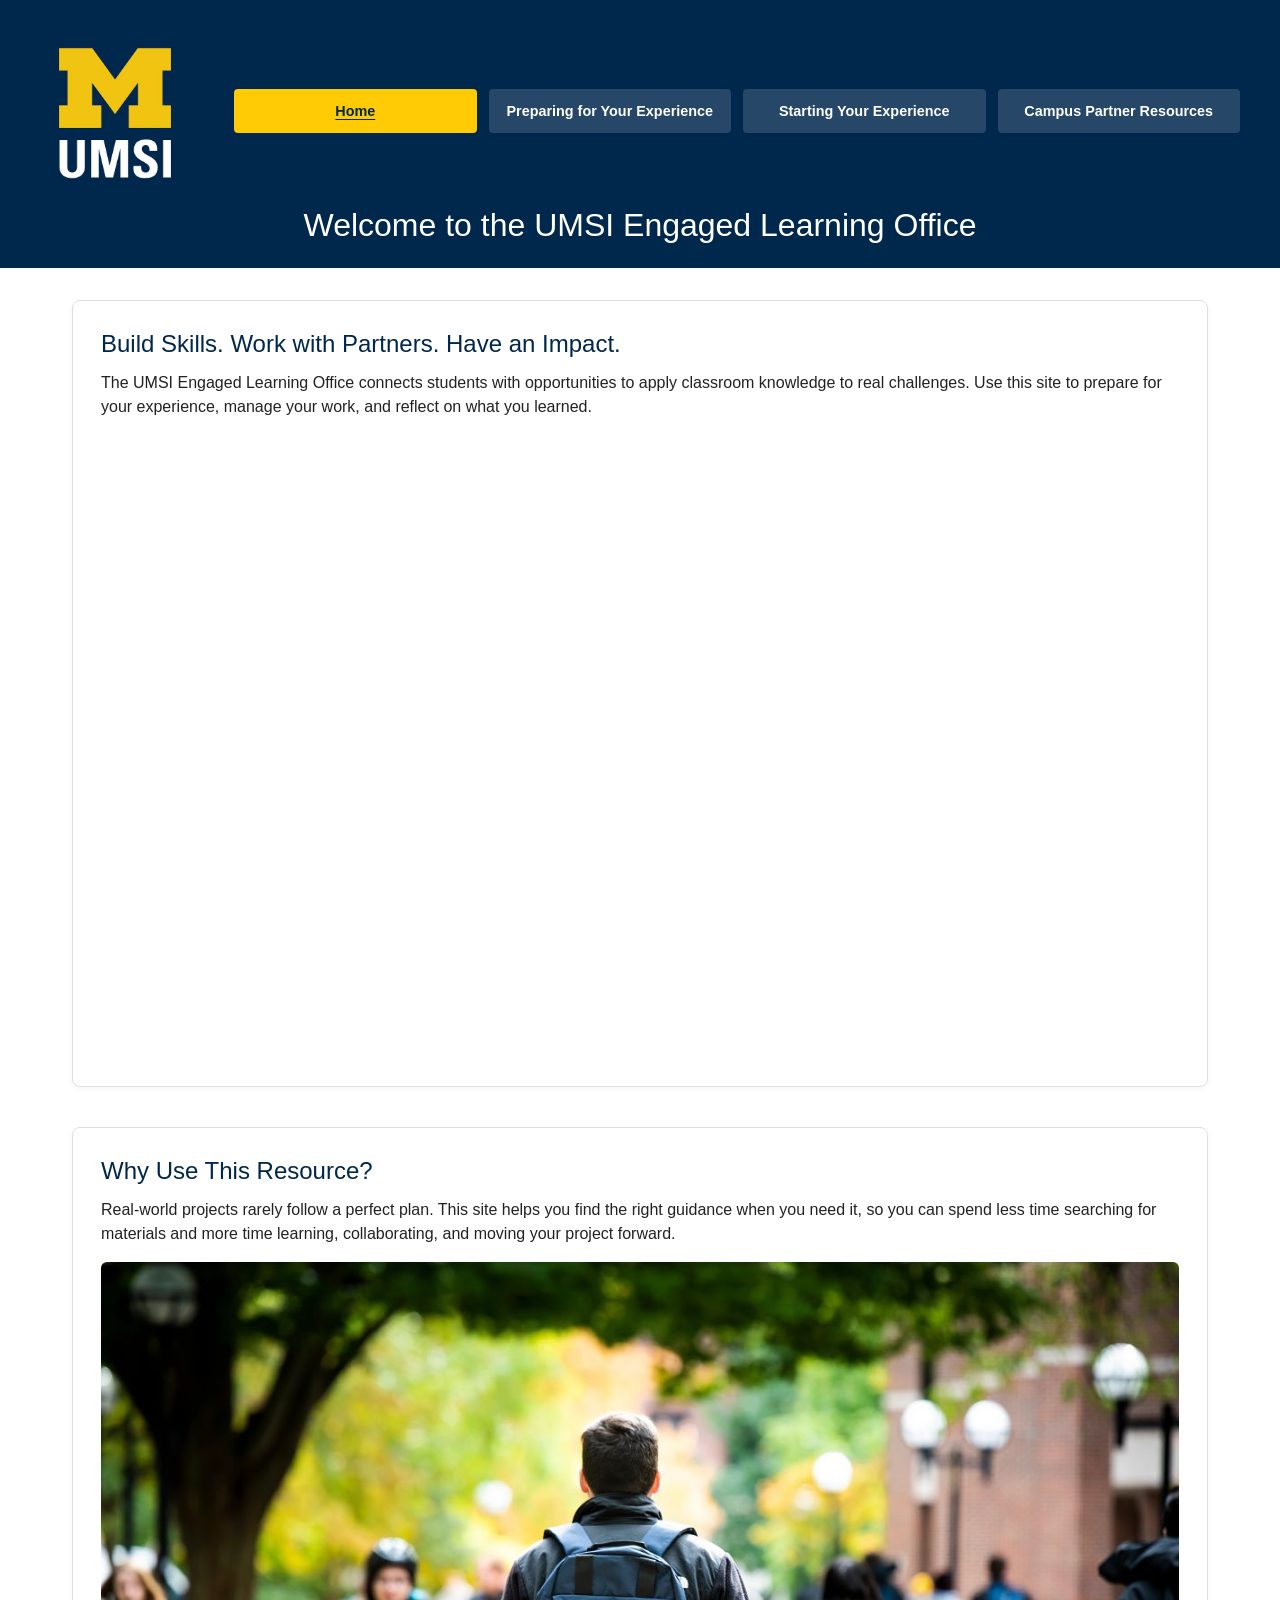
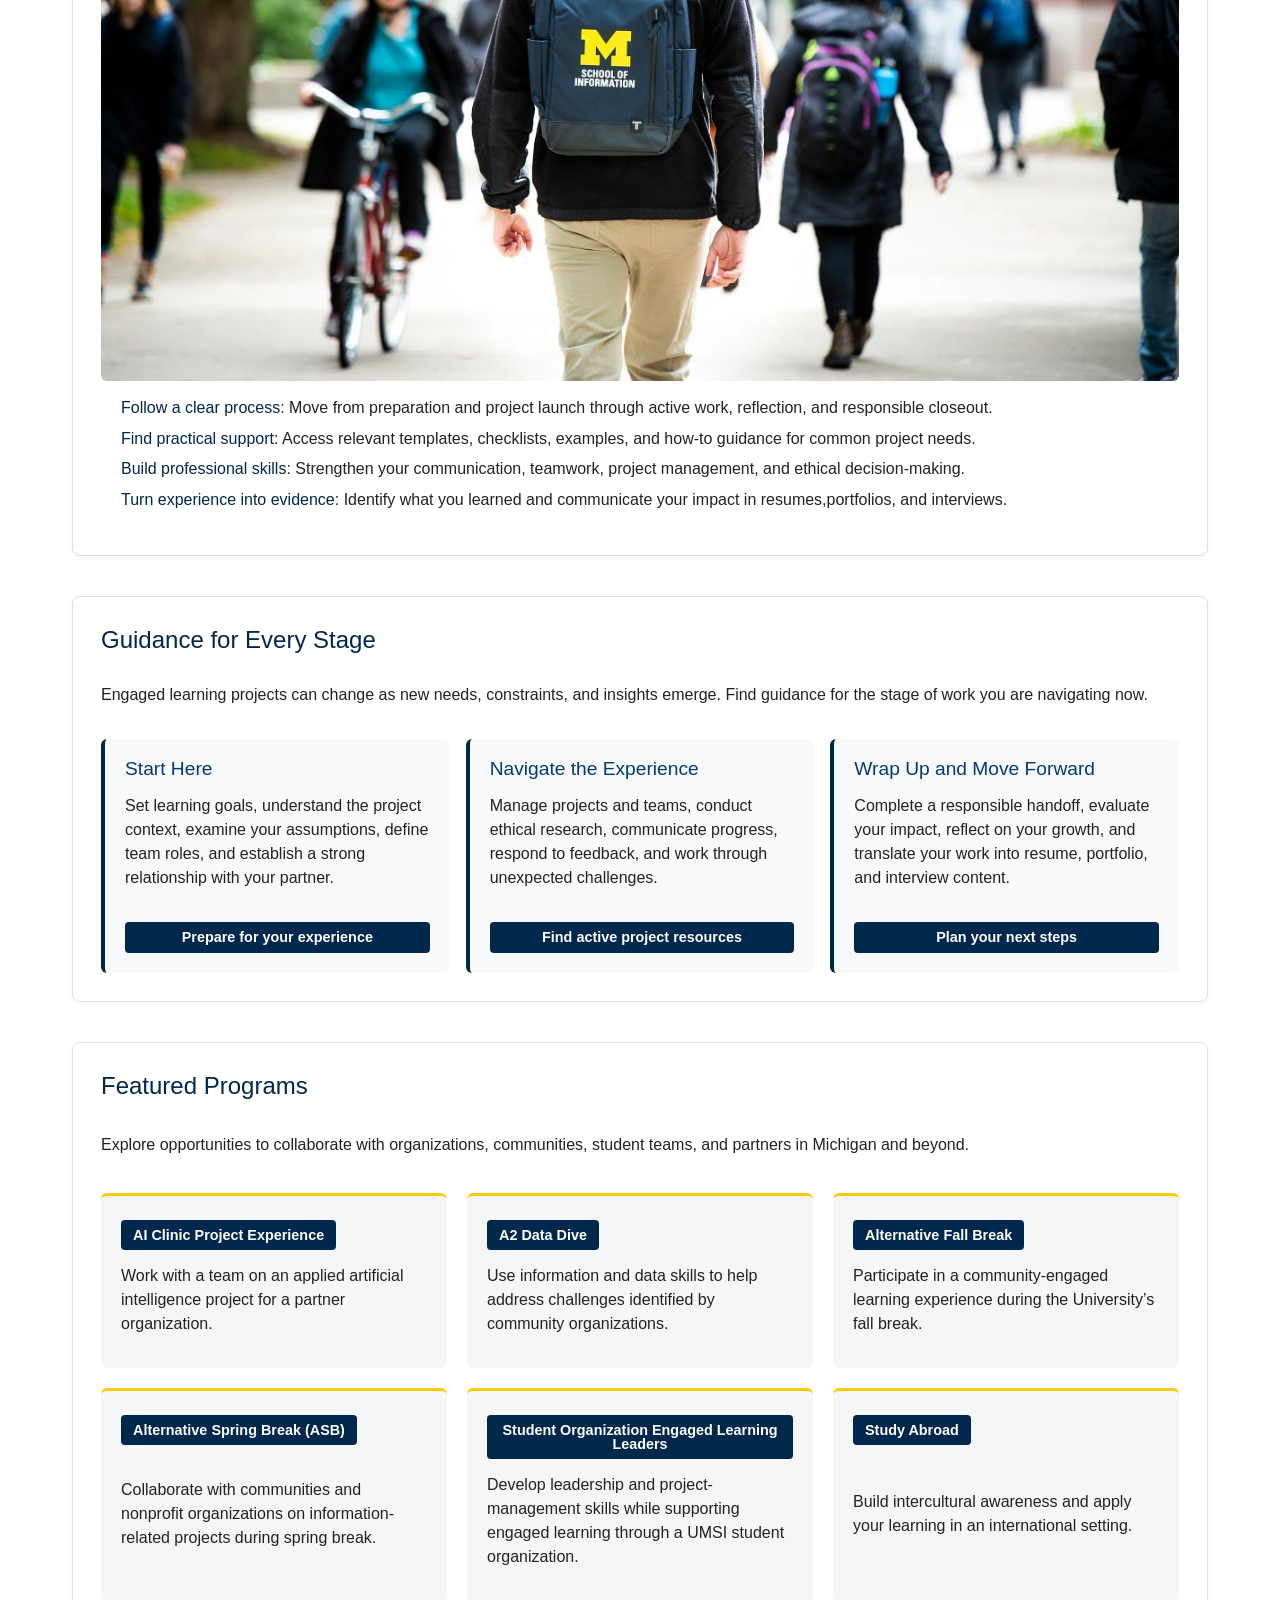
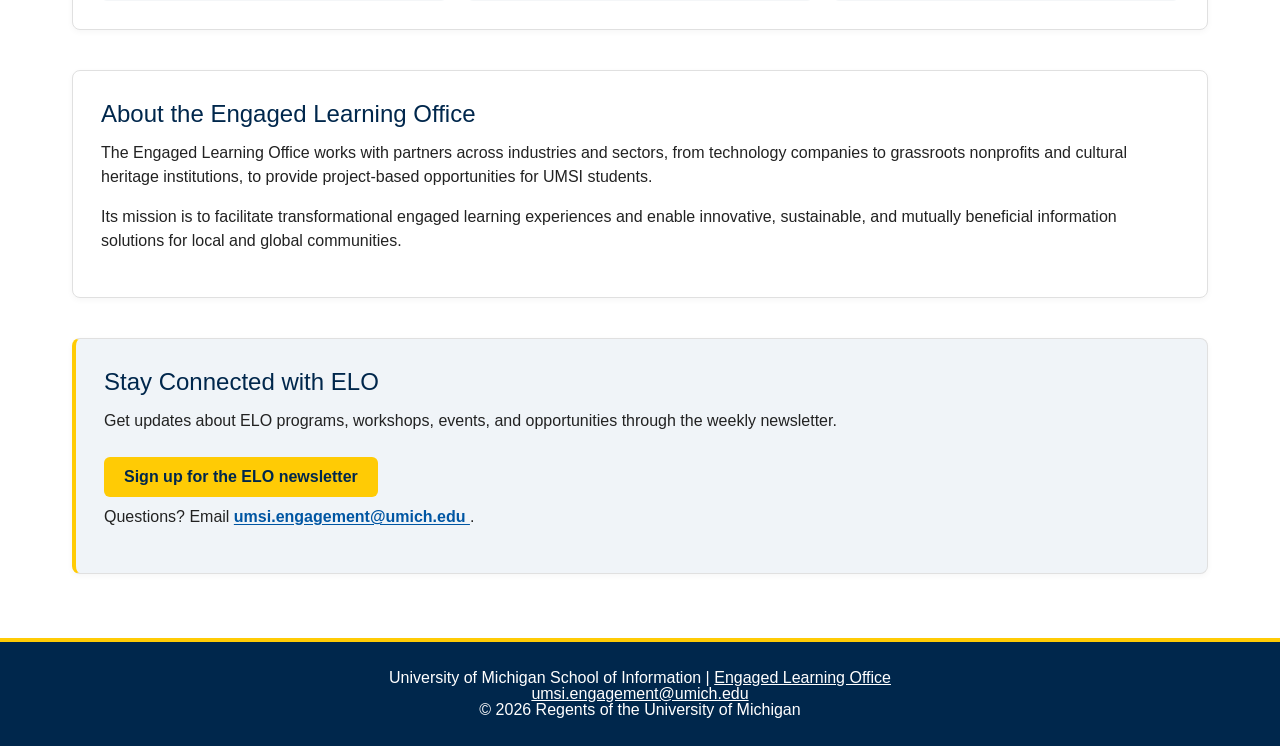
<file: index.html>
<!DOCTYPE html>
<html lang="en">
<head>
    <meta charset="UTF-8">
    <meta name="viewport" content="width=device-width, initial-scale=1.0">
    <link rel="stylesheet" href="css/html5reset.css">
    <link rel="stylesheet" href="css/style.css">
    <title>Engaged Learning Overview | UMSI</title>

</head>
<body>

<header>
  <div class="skip"><a href="#main">Skip to Main Content</a></div>
        <img src="images/UMSI_signature_vertical_informal_solidblue.jpg" alt="UMSI Logo">
        <nav>
            <ul>
                <li class="active"><a href = "index.html">Home</a></li>
                <li><a href = "prep.html">Preparing for Your Experience</a></li>
                <li><a href = "start.html">Starting Your Experience</a></li>
                <li><a href = "resources.html">Campus Partner Resources</a></li>
            </ul>
        </nav>
    <h1>Welcome to the UMSI Engaged Learning Office</h1>

</header>
    <main id="main">
    <section>
      <h2>Build Skills. Work with Partners. Have an Impact.</h2>
      <p>
       The UMSI Engaged Learning Office connects students with opportunities to apply classroom knowledge to real challenges. Use this site to prepare for your experience, manage your work, and reflect on what you learned.
      </p>

      <iframe width="560px" height="315px" src="https://www.youtube.com/embed/81ZO9RfIJEQ?si=tBp82YWZMl1u7CVS" title="YouTube video player" frameborder="0" allow="accelerometer; autoplay; clipboard-write; encrypted-media; gyroscope; picture-in-picture; web-share" referrerpolicy="strict-origin-when-cross-origin" allowfullscreen></iframe>
         <!-- Note: this iframe might cause an Axe ARIA error - that's not on you that's on YouTube! -->
    </section>

<section>
    <h2>Why Use This Resource?</h2>

    <p>Real-world projects rarely follow a perfect plan. This site helps you find the right guidance when you need it, so you can spend less time searching for materials and more time learning, collaborating, and moving your project forward.
    </p>
        <img src="images/UMSI_CampusFall_UMSIBackpack_02.jpg" alt="A student wears a UMSI backpack in fall on the drag.">
    <ul>
        <li><strong>Follow a clear process:</strong> Move from preparation and project launch through active work, reflection, and responsible closeout.</li>
        <li><strong>Find practical support:</strong> Access relevant templates, checklists, examples, and how-to guidance for common project needs.</li>
        <li><strong>Build professional skills:</strong> Strengthen your communication, teamwork, project management, and ethical decision-making.</li>
        <li><strong>Turn experience into evidence:</strong> Identify what you learned and communicate your impact in resumes,portfolios, and interviews.</li>
    </ul>
</section>

 <section class="card-grid">
    <h2>Guidance for Every Stage</h2>
    <p>Engaged learning projects can change as new needs, constraints, and insights emerge. Find guidance for the stage of work you are navigating now.</p>
    <article>
      <h3>Start Here</h3>
      <p>Set learning goals, understand the project context, examine your assumptions, define team roles, and establish a strong relationship with your partner.</p>
      <a href="prep.html">Prepare for your experience</a>
    </article>

    <article>
      <h3>Navigate the Experience</h3>
      <p>Manage projects and teams, conduct ethical research, communicate progress, respond to feedback, and work through unexpected challenges.</p>
      <a href="resources.html">Find active project resources</a>
    </article>

    <article>
      <h3>Wrap Up and Move Forward</h3>
      <p>Complete a responsible handoff, evaluate your impact, reflect on your growth, and translate your work into resume, portfolio, and interview content.</p>
      <a href="start.html">Plan your next steps</a>
    </article>
  </section>

   <section class="card-grid">
    <h2>Featured Programs</h2>
    <p>Explore opportunities to collaborate with organizations, communities, student teams, and partners in Michigan and beyond.</p>
    <article>
    <h3><a href="https://mcompass.umich.edu/_portal/tds-program-brochure?programid=12810">AI Clinic Project Experience</a></h3>
    <p>Work with a team on an applied artificial intelligence project for a partner organization.</p>
    </article>

    <article>
    <h3><a href="https://mcompass.umich.edu/_portal/tds-program-brochure?programid=12556">A2 Data Dive</a></h3>
    <p>Use information and data skills to help address challenges identified by community organizations.</p>
    </article>

     <article>
      <h3><a href="https://mcompass.umich.edu/_portal/tds-program-brochure?programid=11297">Alternative Fall Break</a></h3>
      <p>Participate in a community-engaged learning experience during the University’s fall break.</p>
    </article>

    <article>
      <h3><a href="https://mcompass.umich.edu/_portal/tds-program-brochure?programid=10621">Alternative Spring Break (ASB)</a></h3>
       <p>Collaborate with communities and nonprofit organizations on information-related projects during spring break.</p>
    </article>

    <article>
      <h3><a href="https://mcompass.umich.edu/_portal/tds-program-brochure?programid=12294">Student Organization Engaged Learning Leaders</a></h3>
       <p>Develop leadership and project-management skills while supporting engaged learning through a UMSI student organization.</p>
    </article>

    <article>
      <h3><a href="https://www.si.umich.edu/student-life/study-abroad">Study Abroad</a></h3>
      <p>Build intercultural awareness and apply your learning in an international setting. </p>
    </article>
   </section>
  <section>
    <h2>About the Engaged Learning Office</h2>
    <p>The Engaged Learning Office works with partners across industries and sectors, from technology companies to grassroots nonprofits and cultural heritage institutions, to provide project-based opportunities for UMSI students.</p>
    <p>Its mission is to facilitate transformational engaged learning experiences and enable innovative, sustainable, and mutually beneficial information solutions for local and global communities.</p>
  </section>
  <aside>
    <h2>Stay Connected with ELO</h2>
    <p>Get updates about ELO programs, workshops, events, and opportunities through the weekly newsletter.</p>
    <div>
       <a href="https://umsi.info/elo-newsletter"> Sign up for the ELO newsletter</a>
    </div>
    <p>Questions? Email <a href="mailto:umsi.engagement@umich.edu">umsi.engagement@umich.edu </a>.</p>
  </aside>


        <!-- Content taken & modified from UMGPT with the prompt, "Write me a webpage of intro content to help meet the following requirements - this is for the home page": and then pasted in the client objectives & project requirements"
        UMGPT. (2026). UMGPT ( GPT-5.6 Sol September 7th version) [Large language model]. -->
    </main>
    <footer>
        <p>University of Michigan School of Information | <a href="https://www.si.umich.edu/programs/engaged-learning/about-engaged-learning-office">Engaged Learning Office </a></p>
      <address>
        <a href="mailto:umsi.engagement@umich.edu">umsi.engagement@umich.edu</a>
      </address>
      <p>&copy; 2026 Regents of the University of Michigan</p>
    </footer>
    <script src="js/script.js" defer></script>
</body>
</html>
</file>
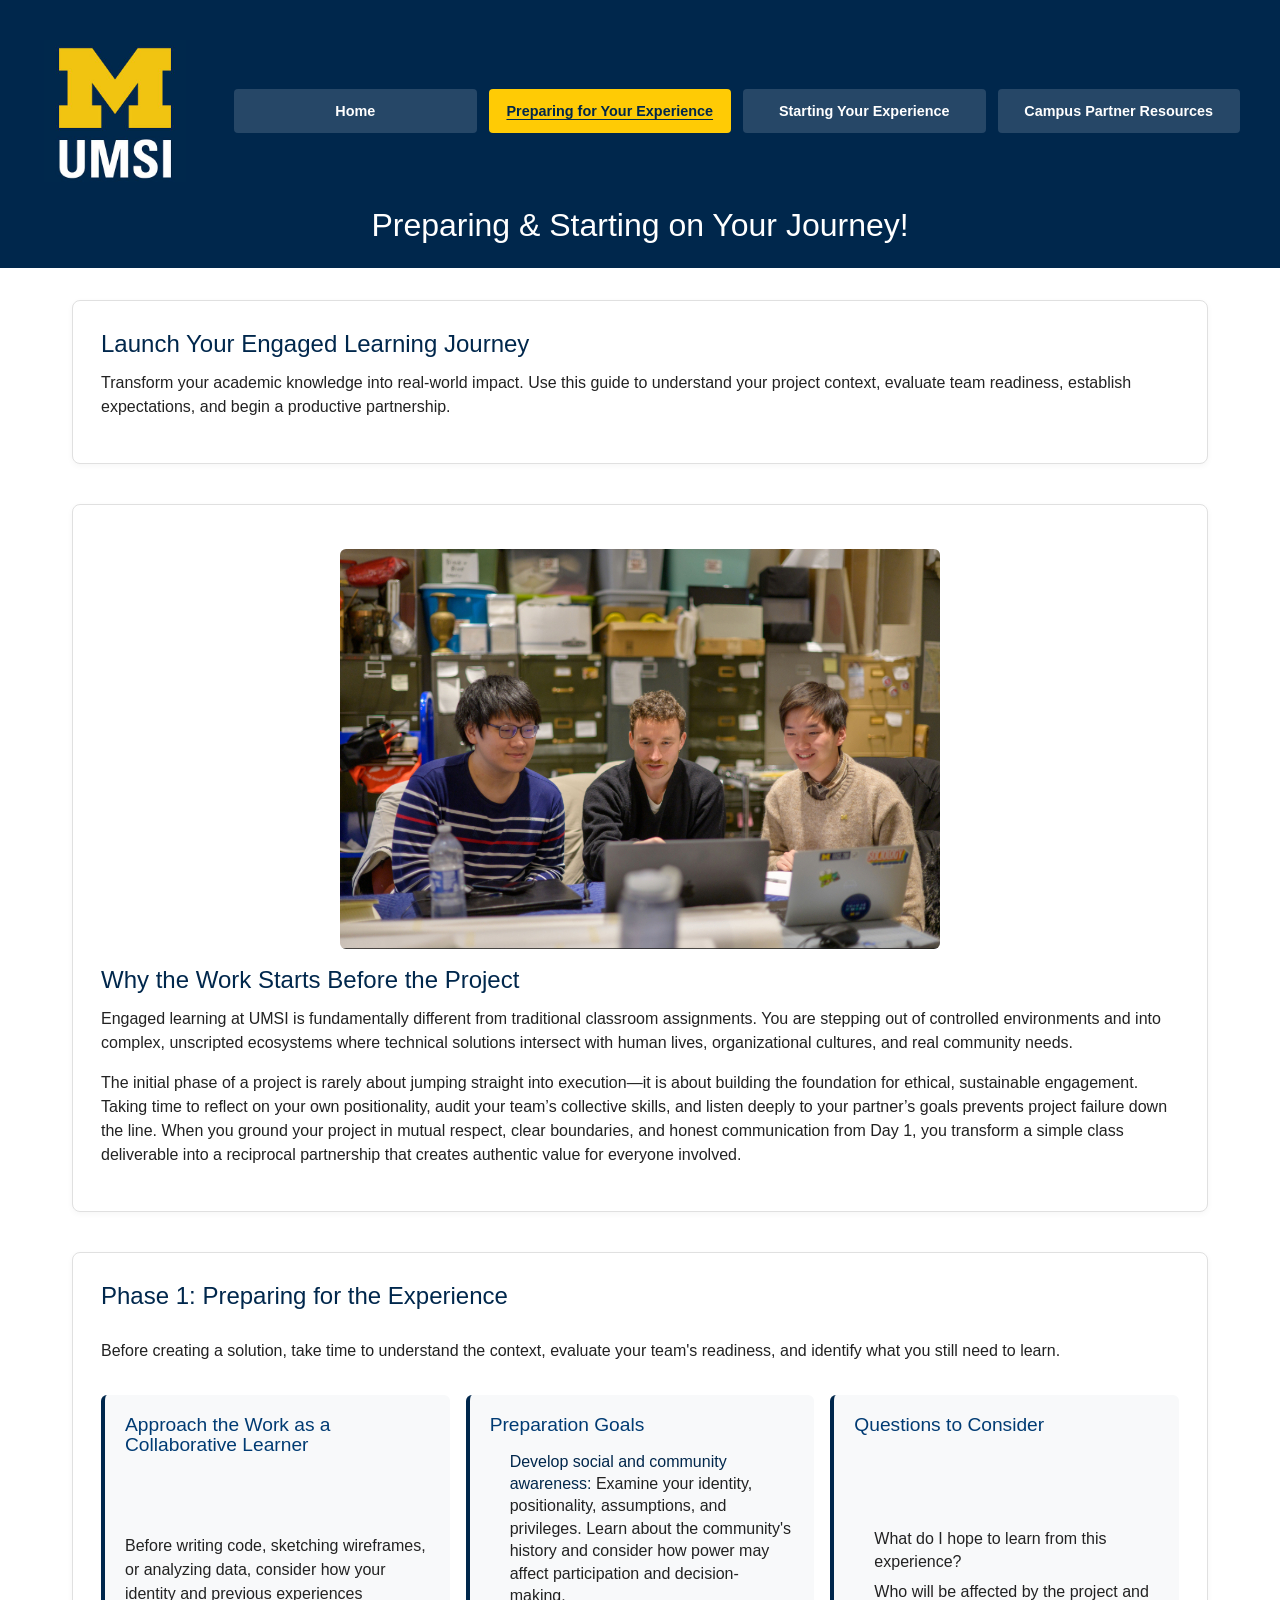
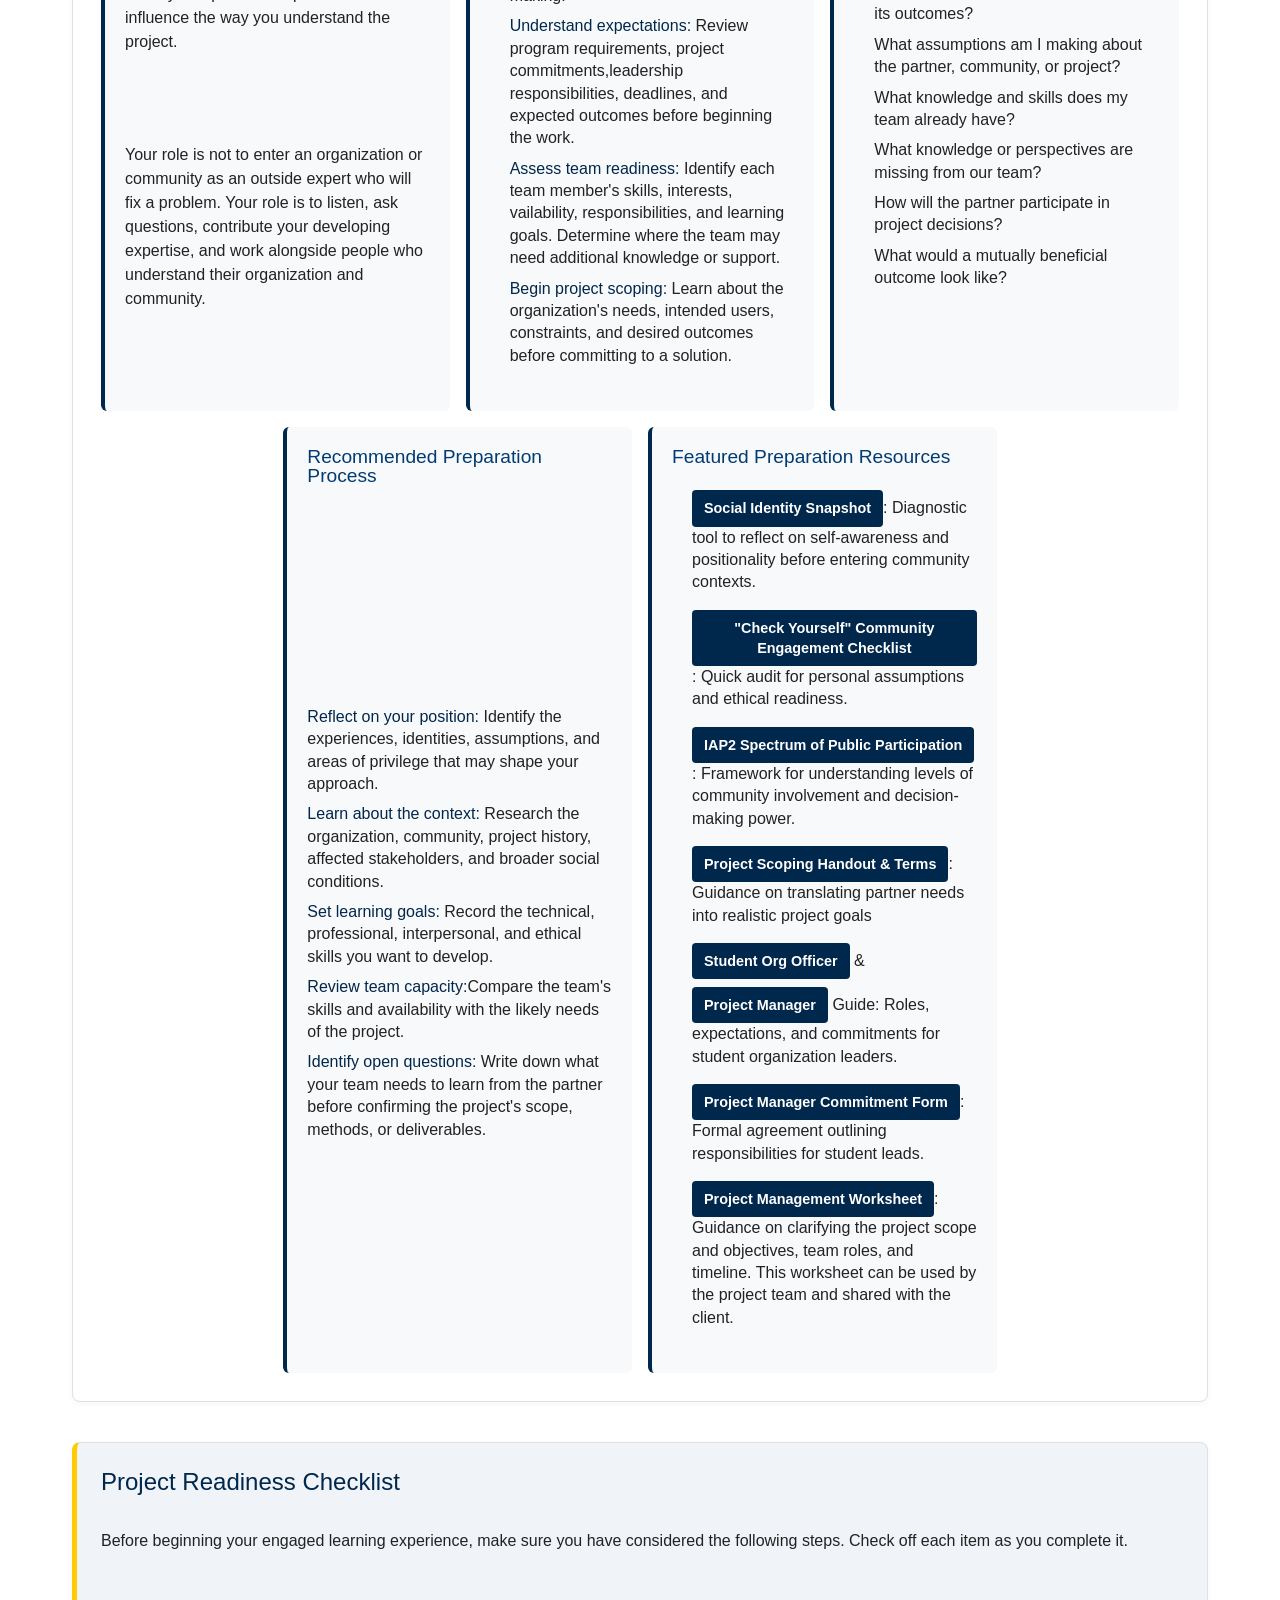
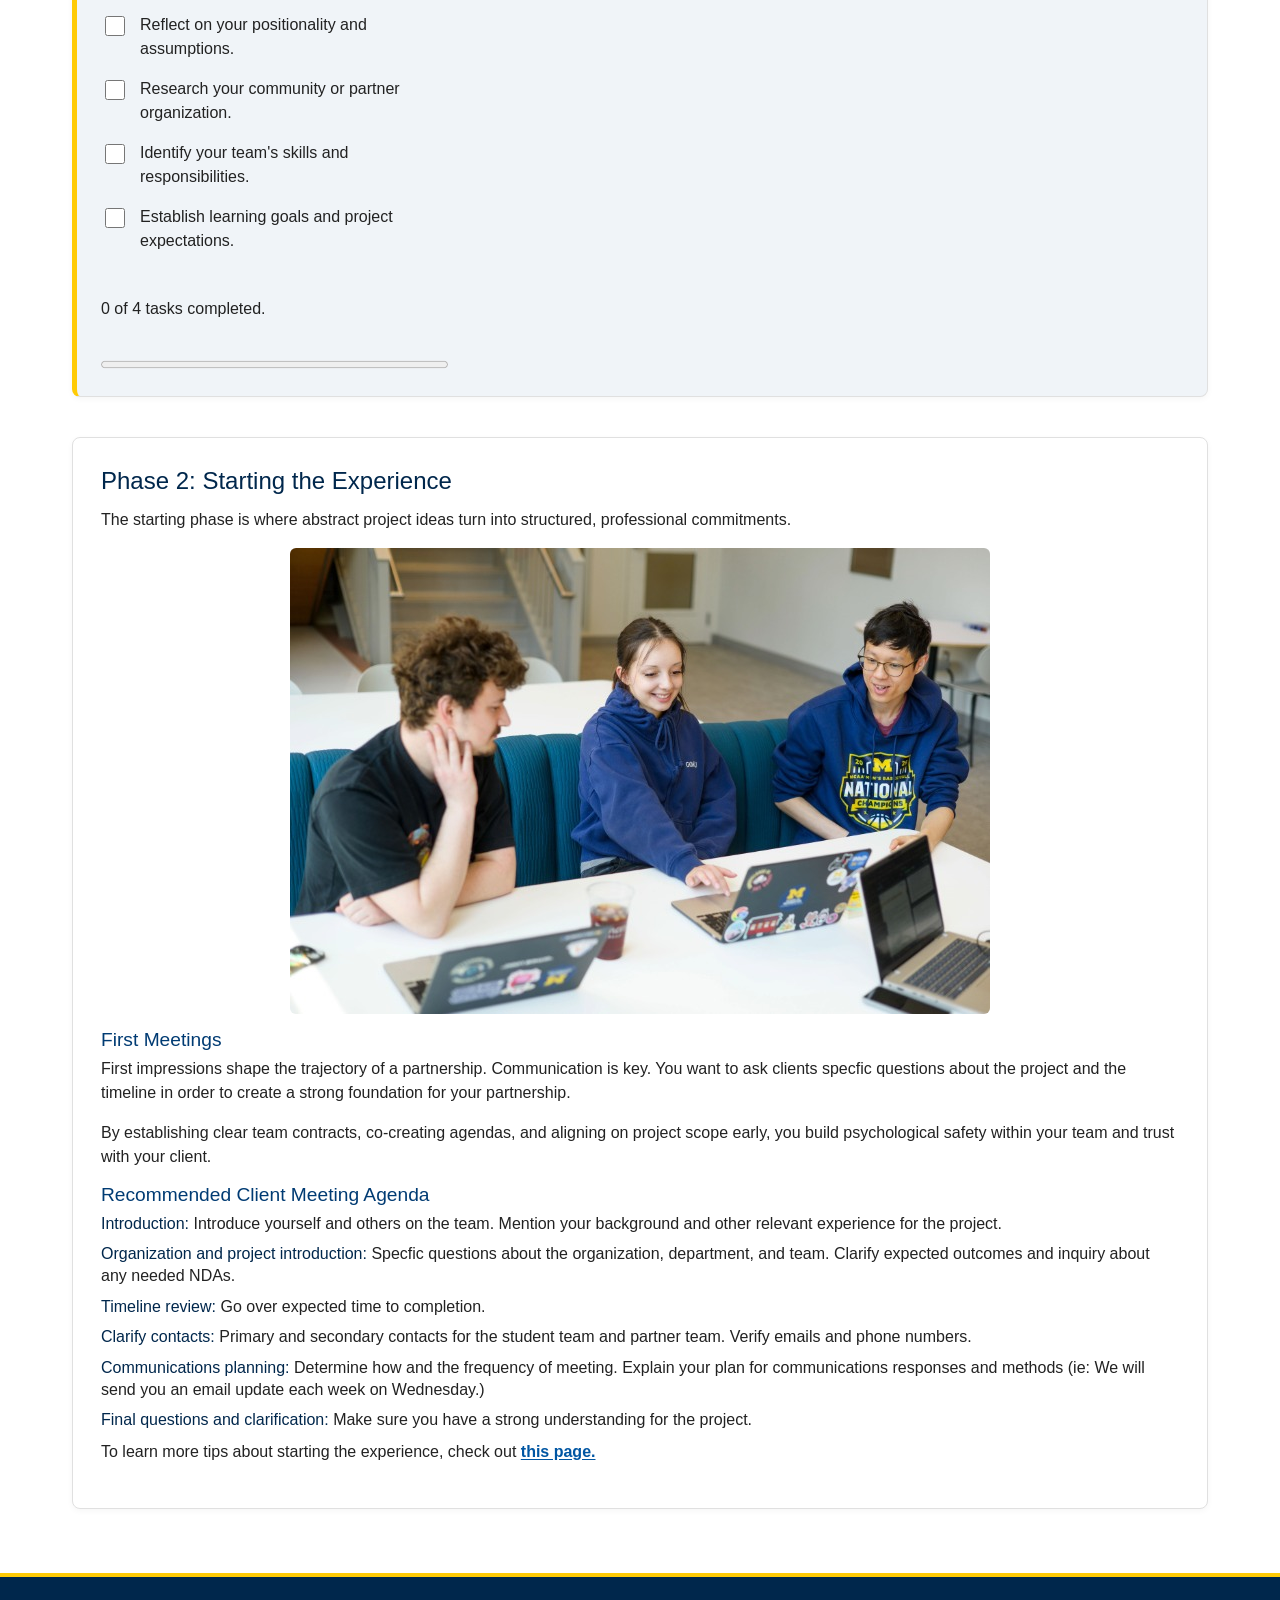
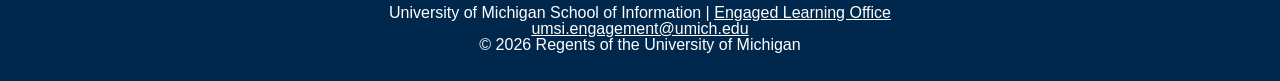
<file: prep.html>
<!DOCTYPE html>
<html lang="en">
<head>
    <meta charset="UTF-8">
    <meta name="viewport" content="width=device-width, initial-scale=1.0">
    <link rel="stylesheet" href="css/html5reset.css">
    <link rel="stylesheet" href="css/style.css">
    <title>Preparing for Engaged Learning | UMSI</title>
</head>
<body>
  <header>
    <div class="skip"><a href="#main">Skip to Main Content</a></div>
        <img src="images/UMSI_signature_vertical_informal_solidblue.jpg" alt="UMSI Logo">
        <nav>
            <ul>
                <li><a href = "index.html">Home</a></li>
                <li class="active"><a href = "prep.html">Preparing for Your Experience</a></li>
                <li><a href = "start.html">Starting Your Experience</a></li>
                <li><a href = "resources.html">Campus Partner Resources</a></li>
            </ul>
        </nav>
    <h1>Preparing & Starting on Your Journey!</h1>
  </header>
<main id="main">
  
<section>
  <h2>Launch Your Engaged Learning Journey</h2>
  <p>Transform your academic knowledge into real-world impact. Use this guide to understand your project context, evaluate team readiness, establish expectations, and begin a productive partnership.</p>
</section>

<section>
  <img src="images/UMSI_ASBChineseAmericanMuseumChicago_2026_01.jpg" alt="Students in Chicago for alternative spring break">
  <h2>Why the Work Starts Before the Project</h2>
  <p>Engaged learning at UMSI is fundamentally different from traditional classroom assignments. You are stepping out of controlled environments and into complex, unscripted ecosystems where technical solutions intersect with human lives, organizational cultures, and real community needs.</p>
  <p>The initial phase of a project is rarely about jumping straight into execution—it is about building the foundation for ethical, sustainable engagement. Taking time to reflect on your own positionality, audit your team’s collective skills, and listen deeply to your partner’s goals prevents project failure down the line. When you ground your project in mutual respect, clear boundaries, and honest communication from Day 1, you transform a simple class deliverable into a reciprocal partnership that creates authentic value for everyone involved.</p>
</section>

<section class="five-card-grid">
  <h2>Phase 1: Preparing for the Experience</h2>
  <p>Before creating a solution, take time to understand the context, evaluate your team's readiness, and identify what you still need to learn.</p>
  <article>
    <h3>Approach the Work as a Collaborative Learner</h3>
    <p>Before writing code, sketching wireframes, or analyzing data, consider how your identity and previous experiences influence the way you understand the project.</p>
    <p>Your role is not to enter an organization or community as an outside expert who will fix a problem. Your role is to listen, ask questions, contribute your developing expertise, and work alongside people who understand their organization and community.</p>
  </article>

  <article>
    <h3>Preparation Goals</h3>
    <ul>
      <li><strong>Develop social and community awareness:</strong> Examine your identity, positionality, assumptions, and privileges. Learn about the community's history and consider how power may affect participation and decision-making.
      </li>
      <li><strong>Understand expectations:</strong> Review program requirements, project commitments,leadership responsibilities, deadlines, and expected outcomes before beginning the work.</li>
      <li><strong>Assess team readiness:</strong> Identify each team member's skills, interests, vailability, responsibilities, and learning goals. Determine where the team may need additional knowledge or support.</li>
      <li><strong>Begin project scoping:</strong> Learn about the organization's needs, intended users, constraints, and desired outcomes before committing to a solution.
      </li>
    </ul>
  </article>

  <article>
    <h3>Questions to Consider</h3>
    <ul>
      <li>What do I hope to learn from this experience?</li>
      <li>Who will be affected by the project and its outcomes?</li>
      <li>What assumptions am I making about the partner, community, or project?</li>
      <li>What knowledge and skills does my team already have?</li>
      <li>What knowledge or perspectives are missing from our team?</li>
      <li>How will the partner participate in project decisions?</li>
      <li>What would a mutually beneficial outcome look like?</li>
    </ul>
  </article>

  <article>
    <h3>Recommended Preparation Process</h3>
    <ol>
      <li><strong>Reflect on your position:</strong> Identify the experiences, identities, assumptions, and areas of privilege that may shape your approach.</li>
      <li><strong>Learn about the context:</strong> Research the organization, community, project history, affected stakeholders, and broader social conditions.</li>
      <li><strong>Set learning goals:</strong> Record the technical, professional, interpersonal, and ethical skills you want to develop.</li>
      <li><strong>Review team capacity:</strong>Compare the team's skills and availability with the likely needs of the project. </li>
      <li><strong>Identify open questions:</strong> Write down what your team needs to learn from the partner before confirming the project's scope, methods, or deliverables.
      </li>
    </ol>
  </article>

  <article>
    <h3>Featured Preparation Resources</h3>
    <ul>
      <li><a href="https://sites.lsa.umich.edu/equitable-teaching/social-identity-snapshot">Social Identity Snapshot</a>: Diagnostic tool to reflect on self-awareness and positionality before entering community contexts.</li>
      <li><a href="https://docs.google.com/document/d/1Qt9YeStVwDHjwJhOLAz42JSNQR2lFMurdUtxtdrGkuc/edit?tab=t.0#heading=h.ch0bvccjkrzn">"Check Yourself" Community Engagement Checklist</a>: Quick audit for personal assumptions and ethical readiness.</li>
      <li><a href="https://drive.google.com/file/d/1zc1RNlrDxV51-muOERdDTnINQcquJpOA/view?usp=sharing">IAP2 Spectrum of Public Participation</a>: Framework for understanding levels of community involvement and decision-making power.</li>
      <li><a href="https://docs.google.com/document/d/1TrEDolwmOIlXgYgAP9VvlOGoYOwFfe6KxzZOgZSVYVw/edit?usp=drive_link">Project Scoping Handout & Terms</a>: Guidance on translating partner needs into realistic project goals</li>
      <li><a href="https://docs.google.com/document/d/1AexsV_JeSd0kRUBbcifZpfBu6y6Zi8Y0iJScp1I3gkM/edit?usp=drive_link">Student Org Officer</a> & <a href="https://docs.google.com/document/u/0/d/1uwOOS0TrXWzcSShj8DUFpckWo0t1UNu_Q7WVbZnLhX0/edit">Project Manager</a> Guide: Roles, expectations, and commitments for student organization leaders.</li>
      <li><a href="https://docs.google.com/document/d/1U4lCNGyWKJ3C2i_VgFqAR45Z4zF1FehuthuqT-M2wdI/edit?usp=drive_link">Project Manager Commitment Form</a>: Formal agreement outlining responsibilities for student leads.</li>
      <li><a href="https://docs.google.com/document/d/1twc-7TYWmb_PNrOBiDI1NuJqJAuhluTICr22GRd_NLc/edit?usp=drive_link">Project Management Worksheet</a>: Guidance on clarifying the project scope and objectives, team roles, and timeline. This worksheet can be used by the project team and shared with the client.</li>
    </ul>
  </article>
</section>
<section class="readiness-checklist">
    <h2>Project Readiness Checklist</h2>
    <p>Before beginning your engaged learning experience, make sure you have considered the following steps. Check off each item as you complete it.</p>
    <div class="checklist-items">
      <label>
          <input type="checkbox" class="readiness-item">
          Reflect on your positionality and assumptions.
      </label>
      <label>
          <input type="checkbox" class="readiness-item">
          Research your community or partner organization.
      </label>
      <label>
          <input type="checkbox" class="readiness-item">
          Identify your team's skills and responsibilities.
      </label>
      <label>
          <input type="checkbox" class="readiness-item">
          Establish learning goals and project expectations.
      </label>
    </div>
    <p id="checklist-progress" aria-live="polite">0 of 4 tasks completed.</p>
    <progress id="readiness-progress" value="0" max="4">0%</progress>
</section>

<section class="card-grid">
  <h2>Phase 2: Starting the Experience</h2>
      <p>The starting phase is where abstract project ideas turn into structured, professional commitments.</p>
      <article>
        <img src="images/UMSI_ViewbookPHD2026_02.jpeg" alt="PhD students sitting and talk and look over computer screens.">
        <h3>First Meetings</h3>
        <p>First impressions shape the trajectory of a partnership. Communication is key. You want to ask clients specfic questions about the project and the timeline in order to create a strong foundation for your partnership.</p>
        <p>By establishing clear team contracts, co-creating agendas, and aligning on project scope early, you build psychological safety within your team and trust with your client.</p>
      </article>
      <article>
        <h3>Recommended Client Meeting Agenda</h3>
        <ol>
          <li><strong>Introduction:</strong> Introduce yourself and others on the team. Mention your background and other relevant experience for the project.</li>
          <li><strong>Organization and project introduction:</strong> Specfic questions about the organization, department, and team. Clarify expected outcomes and inquiry about any needed NDAs.</li>
          <li><strong>Timeline review:</strong> Go over expected time to completion.</li>
          <li><strong>Clarify contacts:</strong> Primary and secondary contacts for the student team and partner team. Verify emails and phone numbers. </li>
          <li><strong>Communications planning:</strong> Determine how and the frequency of meeting. Explain your plan for communications responses and methods (ie: We will send you an email update each week on Wednesday.) </li>
          <li><strong>Final questions and clarification:</strong> Make sure you have a strong understanding for the project.</li>
        </ol>
      </article>
        <div>
          <p>To learn more tips about starting the experience, check out <a href="start.html">this page.</a></p>
        </div>
</section>
<!-- Content taken & modified from UMGPT with the prompt, "for the same content write me some intro content and resources for a prep page using the ELO content below" - this was after I had asked for content for the home page. " UMGPT. (2026). UMGPT ( GPT-5.6 Sol September 7th version) [Large language model]. -->
</main>
<footer>
    <p>University of Michigan School of Information | <a href="https://www.si.umich.edu/programs/engaged-learning/about-engaged-learning-office">Engaged Learning Office </a></p>
    <address>
      <a href="mailto:umsi.engagement@umich.edu">umsi.engagement@umich.edu</a>
    </address>
    <p>&copy; 2026 Regents of the University of Michigan</p>
</footer>
<script src="js/script.js" defer></script>
</body>
</html>
</file>
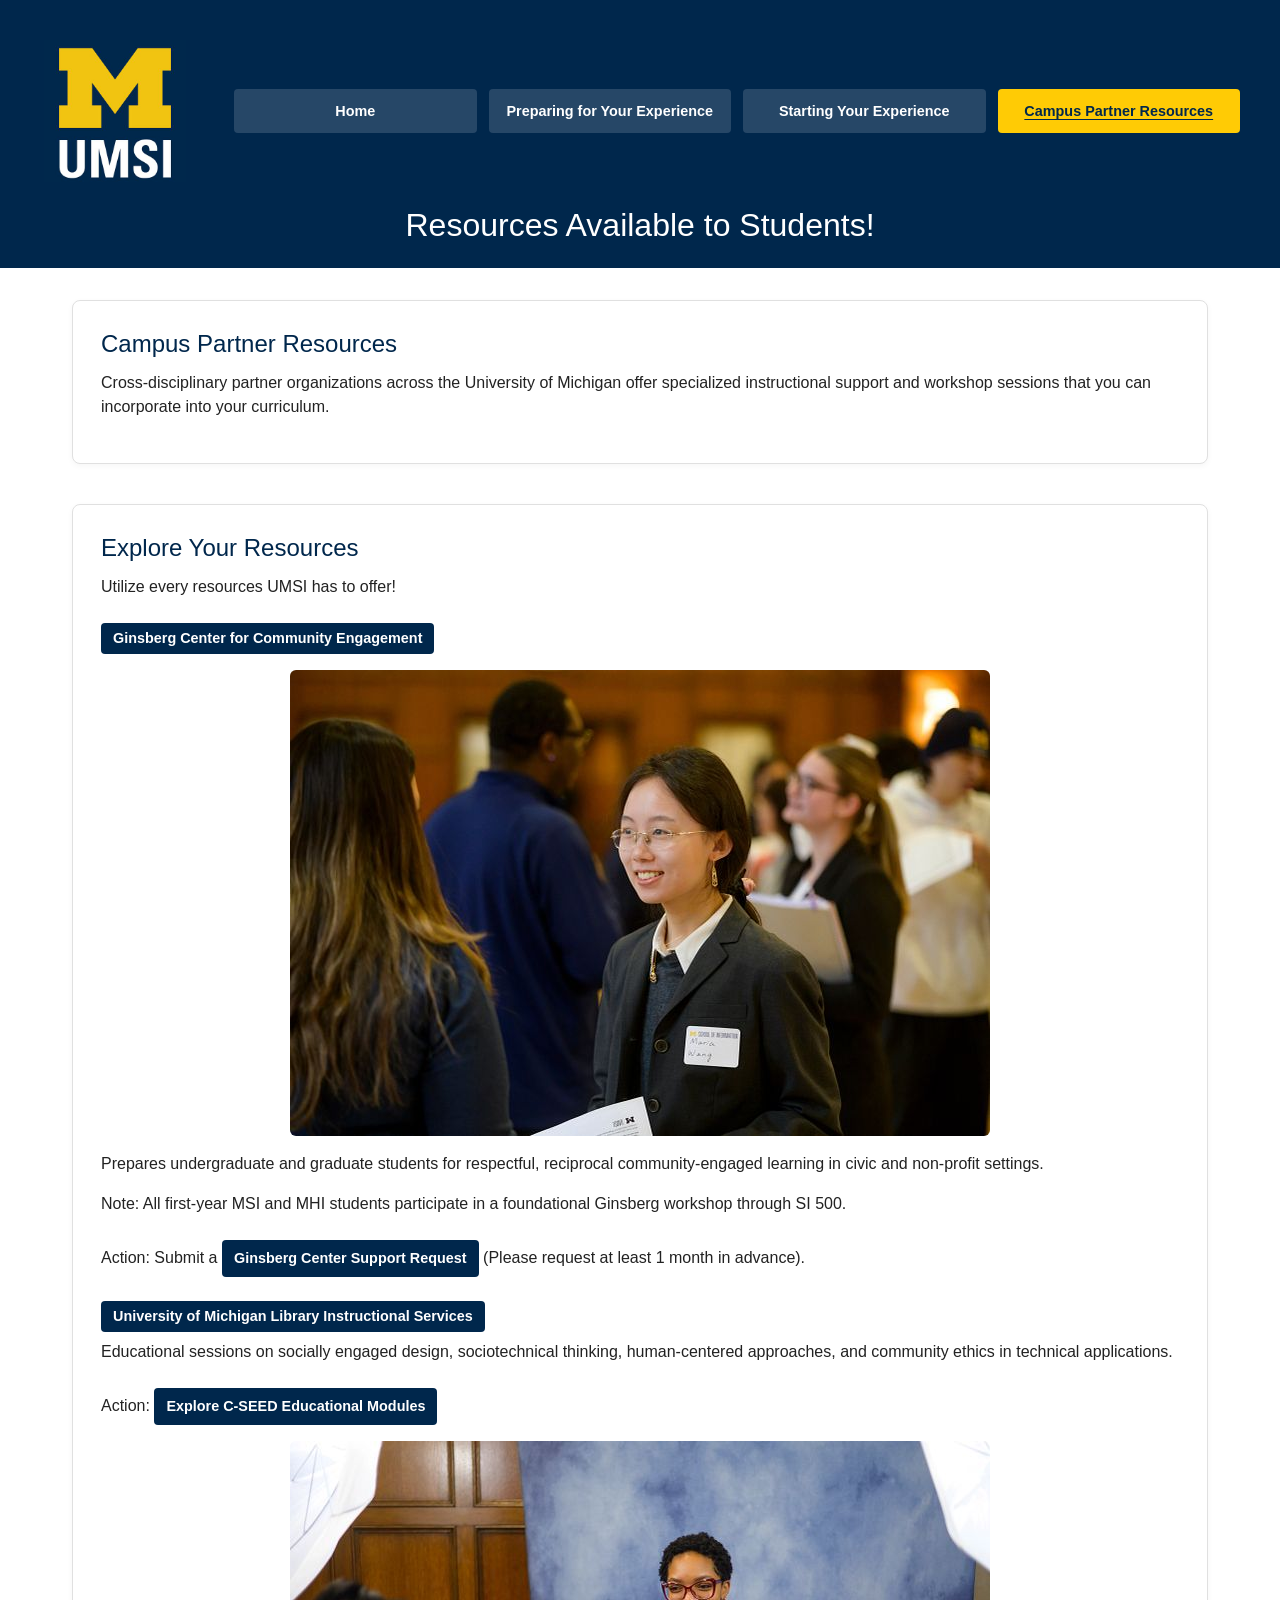
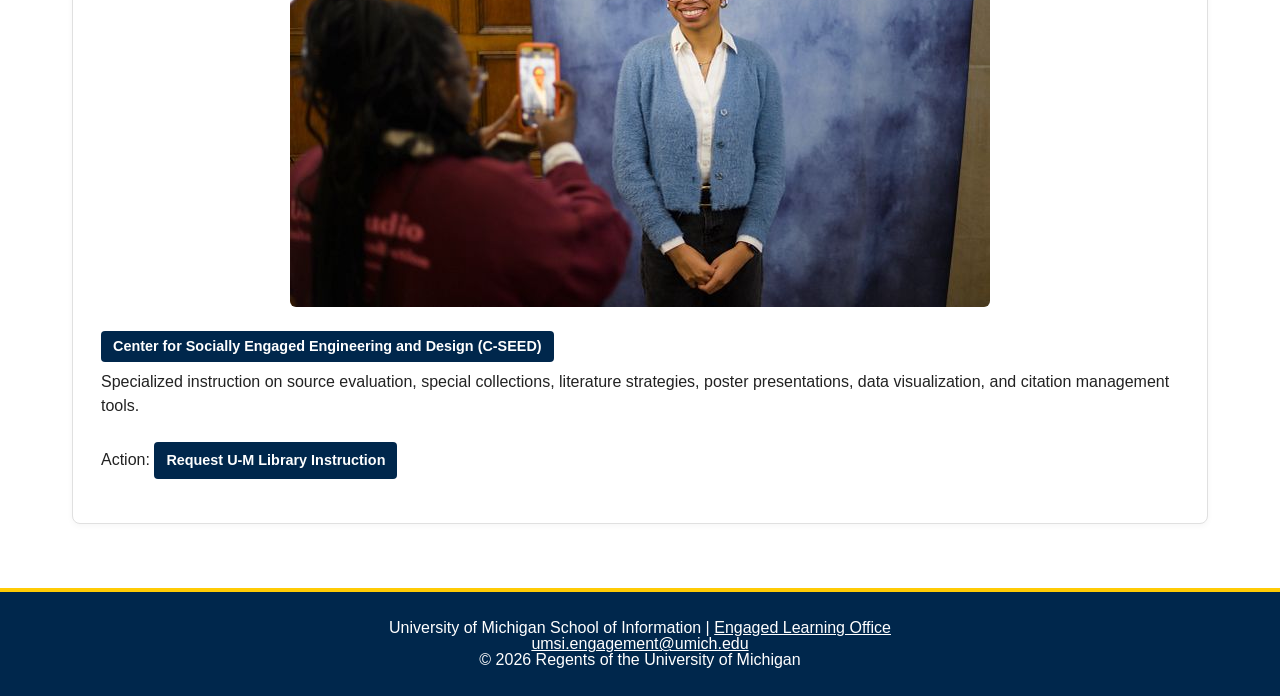
<file: resources.html>
<!DOCTYPE html>
<html lang="en">
<head>
    <meta charset="UTF-8">
    <meta name="viewport" content="width=device-width, initial-scale=1.0">
    <link rel="stylesheet" href="css/html5reset.css">
    <link rel="stylesheet" href="css/style.css">
    <title>Engaged Learning Resources | UMSI</title>
</head>
<body>
    <header>
        <div class="skip"><a href="#main">Skip to Main Content</a></div>
        <img src="images/UMSI_signature_vertical_informal_solidblue.jpg" alt="UMSI Logo">
        <nav>
            <ul>
                <li><a href = "index.html">Home</a></li>
                <li><a href = "prep.html">Preparing for Your Experience</a></li>
                <li><a href = "start.html">Starting Your Experience</a></li>
                <li class="active"><a href = "resources.html">Campus Partner Resources</a></li>
            </ul>
        </nav>
        <h1>Resources Available to Students!</h1>
    </header>
    <main id="main">
        <section>
            <h2>Campus Partner Resources</h2>
            <p>Cross-disciplinary partner organizations across the University of Michigan offer specialized instructional support and workshop sessions that you can incorporate into your curriculum.</p>
        </section>

        <section class="card-grid">
            <h2>Explore Your Resources</h2>
            <p>Utilize every resources UMSI has to offer!</p>
            <article>
                <h3><a href="https://ginsberg.umich.edu/">Ginsberg Center for Community Engagement</a></h3>
                    <img src="images/UMSI_CareerFair_02062025_10.jpg" alt="Students and employers gather in a large event hall with informational banners promoting various companies">
                <p>Prepares undergraduate and graduate students for respectful, reciprocal community-engaged learning in civic and non-profit settings.</p>
                <p><strong>Note:</strong> All first-year MSI and MHI students participate in a foundational Ginsberg workshop through SI 500.</p>
                <p><strong>Action:</strong> Submit a <a href="https://ginsberg.umich.edu/">Ginsberg Center Support Request</a> (Please request at least 1 month in advance).</p>
            </article>

            <article>
                <h3><a href="https://www.lib.umich.edu/research-and-scholarship/instruction-and-course-support/">University of Michigan Library Instructional Services</a></h3>
                <p> Educational sessions on socially engaged design, sociotechnical thinking, human-centered approaches, and community ethics in technical applications.</p>
                <p><strong>Action:</strong> <a href="https://www.google.com/search?q=https://cseed.engin.umich.edu">Explore C-SEED Educational Modules</a></p>
            </article>

            <article>
                <img src="images/UMSI_CareerFair_02062025_14.jpg" alt="Students and employers gather in a large event hall with informational banners promoting various companies">
                <h3><a href="https://csed.engin.umich.edu/">Center for Socially Engaged Engineering and Design (C-SEED)</a></h3>
                <p>Specialized instruction on source evaluation, special collections, literature strategies, poster presentations, data visualization, and citation management tools.</p>
                <p><strong>Action:</strong> <a href="https://www.google.com/search?q=https://www.lib.umich.edu/services-and-spaces/instructors">Request U-M Library Instruction</a></p>
            </article>

        </section>            
    </main>
    <footer>
        <p>University of Michigan School of Information | <a href="https://www.si.umich.edu/programs/engaged-learning/about-engaged-learning-office">Engaged Learning Office </a></p>
      <address>
        <a href="mailto:umsi.engagement@umich.edu">umsi.engagement@umich.edu</a>
      </address>
      <p>&copy; 2026 Regents of the University of Michigan</p>
    </footer>
    <script src="js/script.js" defer></script>
</body>
</html>
</file>
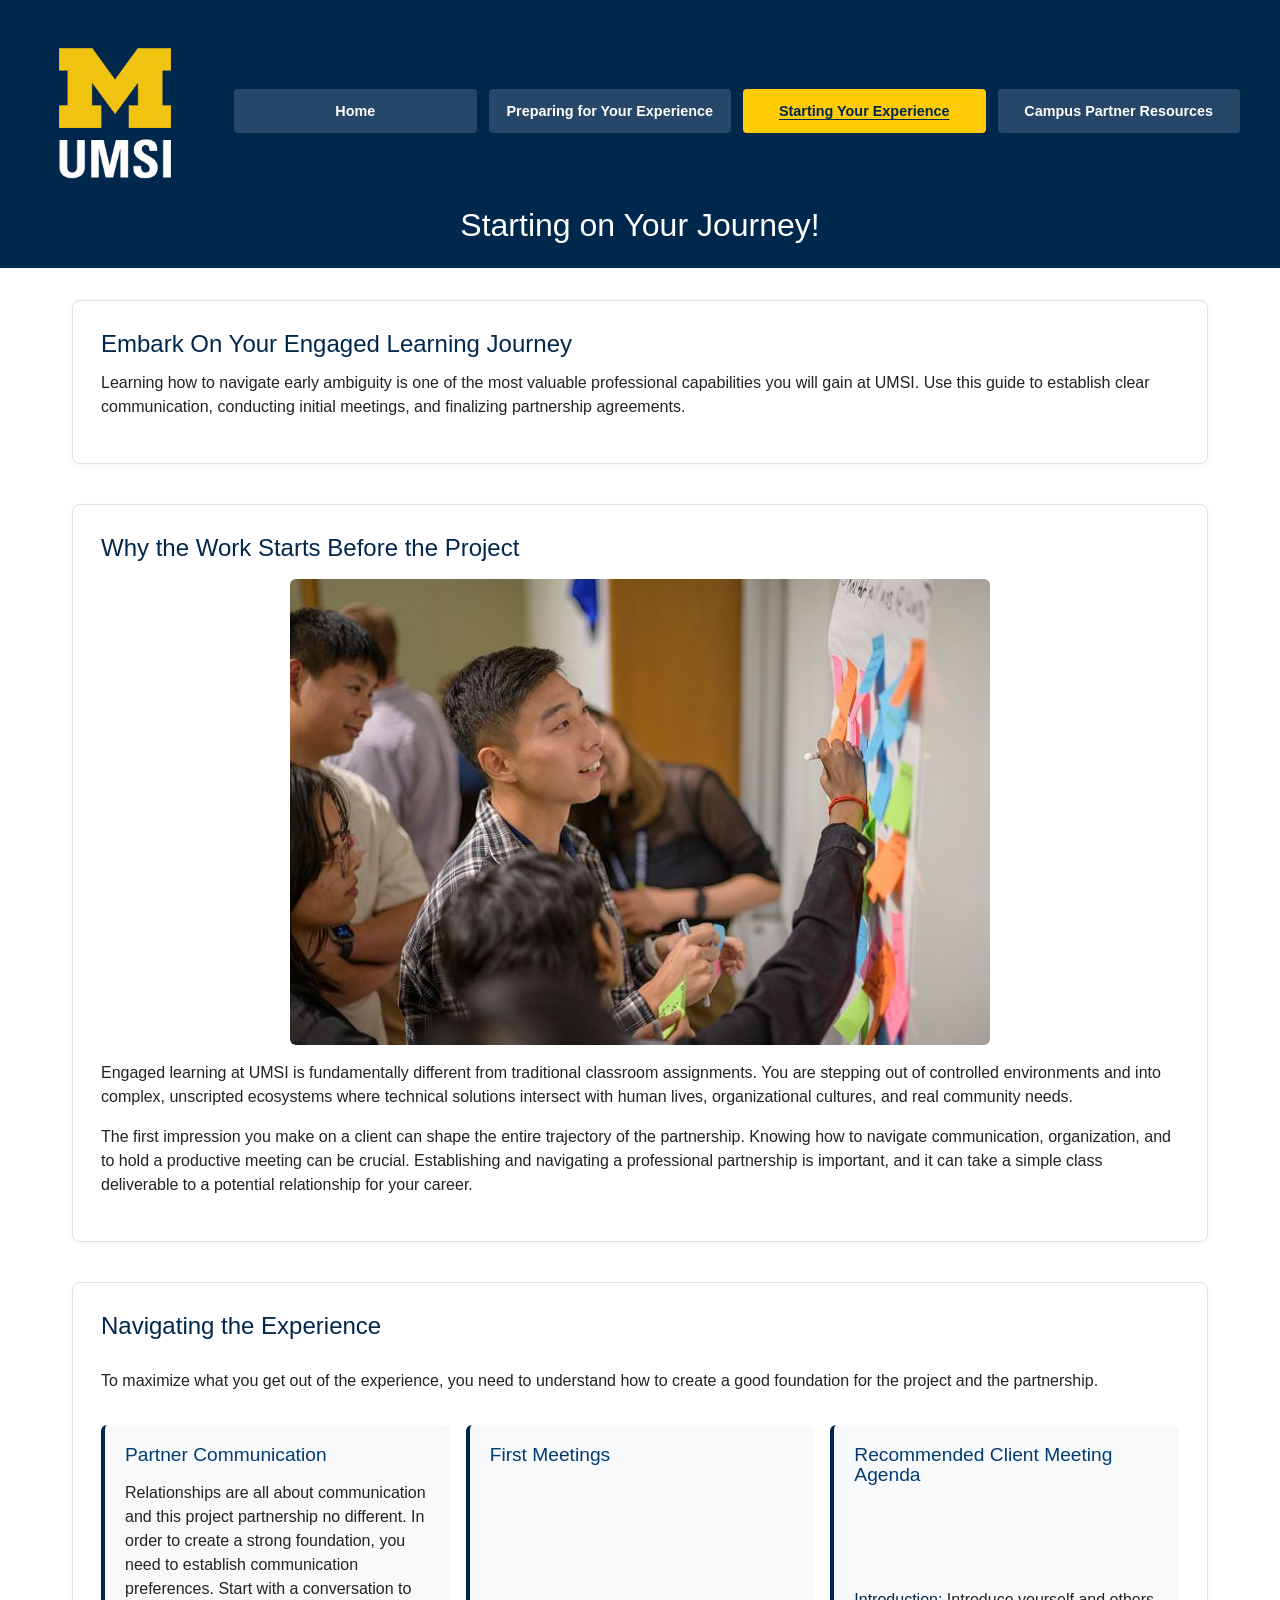
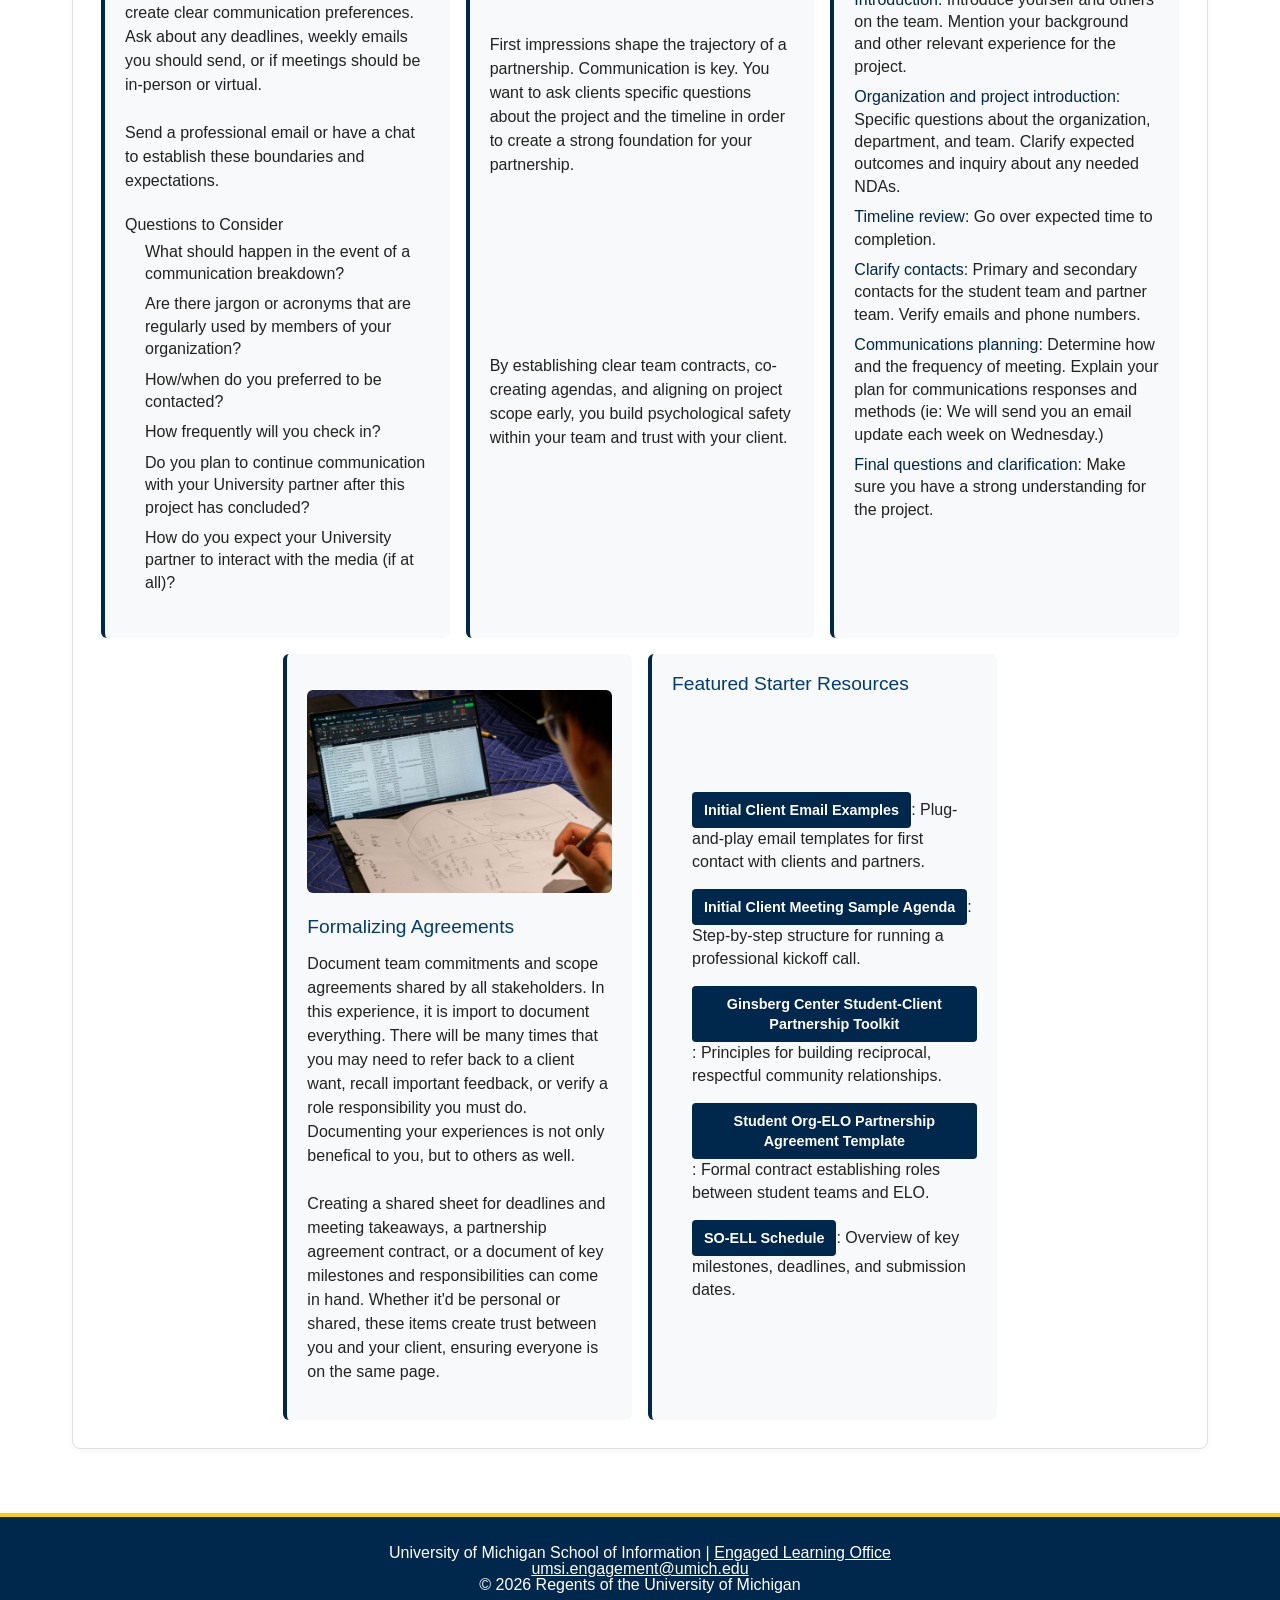
<file: start.html>
<!DOCTYPE html>
<html lang="en">
<head>
    <meta charset="UTF-8">
    <meta name="viewport" content="width=device-width, initial-scale=1.0">
    <link rel="stylesheet" href="css/html5reset.css">
    <link rel="stylesheet" href="css/style.css">
    <title>Starting Engaged Learning | UMSI</title>
</head>
<body>
    <header>
        <div class="skip"><a href="#main">Skip to Main Content</a></div>
        <img src="images/UMSI_signature_vertical_informal_solidblue.jpg" alt="UMSI Logo">
        <nav>
            <ul>
                <li><a href = "index.html">Home</a></li>
                <li><a href = "prep.html">Preparing for Your Experience</a></li>
                <li class="active"><a href = "start.html">Starting Your Experience</a></li>
                <li><a href = "resources.html">Campus Partner Resources</a></li>
            </ul>
        </nav>
        <h1>Starting on Your Journey!</h1>
    </header>
    <main id="main">
        <section>
            <h2>Embark On Your Engaged Learning Journey</h2>
            <p>Learning how to navigate early ambiguity is one of the most valuable professional capabilities you will gain at UMSI. Use this guide to establish clear communication, conducting initial meetings, and finalizing partnership agreements.</p>
        </section>

        <section>
            <h2>Why the Work Starts Before the Project</h2>
                <img src="images/UMSI_Orientation_082024_017.jpg" alt="People gather in a classroom and talk">
            <p>Engaged learning at UMSI is fundamentally different from traditional classroom assignments. You are stepping out of controlled environments and into complex, unscripted ecosystems where technical solutions intersect with human lives, organizational cultures, and real community needs.</p>
            <p>The first impression you make on a client can shape the entire trajectory of the partnership. Knowing how to navigate communication, organization, and to hold a productive meeting can be crucial. Establishing and navigating a professional partnership is important, and it can take a simple class deliverable to a potential relationship for your career. </p>
        </section>

        <section class="five-card-grid">
            <h2>Navigating the Experience</h2>
            <p>To maximize what you get out of the experience, you need to understand how to create a good foundation for the project and the partnership.</p>

            <article>
                <h3>Partner Communication</h3>
                <p>Relationships are all about communication and this project partnership no different. In order to create a strong foundation, you need to establish communication preferences. Start with a conversation to create clear communication preferences. Ask about any deadlines, weekly emails you should send, or if meetings should be in-person or virtual.</p>
                <p>Send a professional email or have a chat to establish these boundaries and expectations.</p>
                <h4>Questions to Consider</h4>
                <ul>
                    <li>What should happen in the event of a communication breakdown?</li>
                    <li>Are there jargon or acronyms that are regularly used by members of your organization?</li>
                    <li>How/when do you preferred to be contacted?</li> 
                    <li>How frequently will you check in?</li>
                    <li>Do you plan to continue communication with your University partner after this project has concluded?</li>
                    <li>How do you expect your University partner to interact with the media (if at all)?</li>
                </ul>
            </article>

            <article>
                <h3>First Meetings</h3>
                <p>First impressions shape the trajectory of a partnership. Communication is key. You want to ask clients specific questions about the project and the timeline in order to create a strong foundation for your partnership.</p>
                <p>By establishing clear team contracts, co-creating agendas, and aligning on project scope early, you build psychological safety within your team and trust with your client.</p>
            </article>
            <article>
                <h3>Recommended Client Meeting Agenda</h3>
                <ol>
                <li><strong>Introduction:</strong> Introduce yourself and others on the team. Mention your background and other relevant experience for the project.</li>
                <li><strong>Organization and project introduction:</strong> Specific questions about the organization, department, and team. Clarify expected outcomes and inquiry about any needed NDAs.</li>
                <li><strong>Timeline review:</strong> Go over expected time to completion.</li>
                <li><strong>Clarify contacts:</strong> Primary and secondary contacts for the student team and partner team. Verify emails and phone numbers. </li>
                <li><strong>Communications planning:</strong> Determine how and the frequency of meeting. Explain your plan for communications responses and methods (ie: We will send you an email update each week on Wednesday.) </li>
                <li><strong>Final questions and clarification:</strong> Make sure you have a strong understanding for the project.</li>
                </ol>
            </article>

            <article>
                <img src="images/UMSI_ASBChineseAmericanMuseumChicago_2026_22.jpeg" alt="Students in Chicago for alternative spring break">
                <h3>Formalizing Agreements</h3>
                <p>Document team commitments and scope agreements shared by all stakeholders. In this experience, it is import to document everything. There will be many times that you may need to refer back to a client want, recall important feedback, or verify a role responsibility you must do. Documenting your experiences is not only benefical to you, but to others as well.</p>
                <p>Creating a shared sheet for deadlines and meeting takeaways, a partnership agreement contract, or a document of key milestones and responsibilities can come in hand. Whether it'd be personal or shared, these items create trust between you and your client, ensuring everyone is on the same page.</p>
            </article>

            <article>
                <h3>Featured Starter Resources</h3>
                <ul>
                <li><a href="https://docs.google.com/document/d/1fWFXwoW5fKX_Tctn97Gio5XZDwILNlqIOyKKE8Yk5J0/edit?usp=drive_link">Initial Client Email Examples</a>: Plug-and-play email templates for first contact with clients and partners.</li>
                <li><a href="https://docs.google.com/document/d/1ItXxYauAcPoaGMUZWuJsX-OLFfGmeBOWT7JNhoZxGyU/edit?usp=drive_link">Initial Client Meeting Sample Agenda</a>: Step-by-step structure for running a professional kickoff call.</li>
                <li><a href="https://ginsberg.umich.edu/article/campus-community-partnerships-toolkit">Ginsberg Center Student-Client Partnership Toolkit</a>: Principles for building reciprocal, respectful community relationships.</li>
                <li><a href="https://docs.google.com/document/d/1y5Y2wc1ADz0n_ht26kPYlFK3Zm9i3UR_Z0OMWP3Q_xQ/edit?usp=drive_link">Student Org-ELO Partnership Agreement Template</a>: Formal contract establishing roles between student teams and ELO.</li>
                <li><a href="https://docs.google.com/spreadsheets/d/1YeK2WerSbhaU5hjEg9wxdXmzBx9lgRy2yHBKAH-SxiA/edit?gid=166831640#gid=166831640">SO-ELL Schedule</a>: Overview of key milestones, deadlines, and submission dates.</li>
                </ul>
            </article>
        </section>
    </main>
    <footer>
        <p>University of Michigan School of Information | <a href="https://www.si.umich.edu/programs/engaged-learning/about-engaged-learning-office">Engaged Learning Office </a></p>
      <address>
        <a href="mailto:umsi.engagement@umich.edu">umsi.engagement@umich.edu</a>
      </address>
      <p>&copy; 2026 Regents of the University of Michigan</p>
    </footer>
    <script src="js/script.js" defer></script>
</body>
</html>
</file>
<file: css/style.css>
body {
    font-family: "Montserrat", sans-serif;
}

header {
  background-color: #00274C;
  color: #ffffff;
  padding: 1rem 0.75rem;
  box-sizing: border-box;
  display: grid;
  grid-template-columns: 1fr;
  row-gap: 0.75rem;
  align-items: center;
  justify-items: center;
  text-align: center;
}

.skip {
  position: relative;
  width: 100%;
  display: flex;
  justify-content: center;
}

.skip a {
  position: absolute;
  top: -65px;
  background-color: #ffffff;
}

.skip a:focus {
  left: 5%;
  text-decoration: none;
  color: #00274C;
  padding: 0.5rem;
  border: 2px solid #FFCB05;
  top: 10px;
  z-index: 10;
}

header img {
  max-width: 140px;
  width: 100%;
  height: auto;
  display: block;
  padding: 0.25rem;
}

header nav {
  width: 100%;
}

header nav ul {
  list-style: none;
  padding: 0;
  margin: 0;
  display: grid;
  grid-template-columns: repeat(2, 1fr);
  gap: 0.75rem;
  width: 100%;
}

header nav li {
  width: 100%;
}

header nav a {
  display: flex;
  align-items: center;
  justify-content: center;
  min-height: 44px;
  color: #ffffff;
  text-decoration: none;
  font-size: 0.85rem;
  font-weight: bold;
  background-color: #264767;
  border-radius: 4px;
  text-align: center;
  padding: 0.5rem;
}

header nav a:hover, header nav a:focus {
  outline: 2px dotted #FFCB05;
  outline-offset: 2px;
}

header nav li.active a {
  background-color: #FFCB05;
  color: #00274C;
  text-decoration: underline;
  text-underline-offset: 3px;
}

header h1 {
  font-size: 1.35rem;
  margin: 0.5rem 0 0 0;
  color: #ffffff;
  line-height: 1.2;
}
footer {
  background-color: #00274C;
  color: #ffffff;
  padding: 1.5rem 1rem;
  margin-top: 2rem;
  border-top: 4px solid #FFCB05;
  text-align: center;
}

main {
  display: grid;
  grid-template-columns: 1fr;
  gap: 2.5rem;
  padding: 1rem 0.75rem;
  max-width: 1200px;
  margin: 0 auto;
}

main section, main aside {
  background-color: #ffffff;
  color: #222222;
  padding: 1.5rem 1rem;
  border-radius: 8px;
  border: 1px solid #e0e0e0;
  box-shadow: 0 2px 6px rgba(0, 0, 0, 0.04);
}

main h2 {
  font-size: 1.5rem;
  color: #00274C;
  margin-bottom: 0.75rem;
  line-height: 1.25;
}

main h3 {
  font-size: 1.2rem;
  color: #003B73;
  margin-bottom: 0.5rem;
}

main p {
  font-size: 1rem;
  line-height: 1.5;
  margin-bottom: 1rem;
}

main img {
  max-width: 100%;
  height: auto;
  display: block;
  margin: 1rem auto;
  border-radius: 6px;
}

main iframe {
  width: 100% !important;
  height: auto !important;
  aspect-ratio: 16 / 9;
  max-width: 100%;
  display: block;
  margin: 1rem auto;
  border-radius: 6px;
}

main ul {
  padding-left: 1.25rem;
  margin-bottom: 1rem;
}

main li {
  margin-bottom: 0.5rem;
  line-height: 1.4;
}

main li strong {
  color: #00274C;
}

main section:nth-of-type(3) {
  display: grid;
  grid-template-columns: 1fr;
  gap: 1rem;
}

main section:nth-of-type(3) article {
  background-color: #f8f9fa;
  padding: 1.25rem;
  border-radius: 6px;
  border-left: 4px solid #00274C;
  display: grid;
  gap: 0.5rem;
}

main section:nth-of-type(4) {
  display: grid;
  grid-template-columns: 1fr;
  gap: 1.25rem;
}

main section:nth-of-type(4) article {
  background-color: #f4f6f8;
  padding: 1rem 1.25rem;
  border-radius: 6px;
  border-top: 3px solid #FFCB05;
  display: grid;
  gap: 0.35rem;
}

main a {
  color: #0056a3;
  font-weight: 600;
  text-decoration: underline;
  text-underline-offset: 2px;
}

main article a {
  display: inline-block;
  margin-top: 0.5rem;
  padding: 0.5rem 0.75rem;
  background-color: #00274C;
  color: #ffffff;
  text-decoration: none;
  border-radius: 4px;
  font-size: 0.9rem;
  text-align: center;
}

main a:hover, main a:focus {
  outline: 2px dotted #00274C;
  outline-offset: 2px;
}

main article a:hover, main article a:focus {
  background-color: #FFCB05;
  color: #00274C;
}

main aside {
  background-color: #f0f4f8;
  border-left: 4px solid #FFCB05;
}

main aside div a {
  display: inline-block;
  background-color: #FFCB05;
  color: #00274C;
  padding: 0.75rem 1.25rem;
  border-radius: 6px;
  text-decoration: none;
  font-weight: bold;
  margin: 0.5rem 0;
}

main aside div a:hover, main aside div a:focus {
  background-color: #00274C;
  color: #ffffff;
  outline: 2px dotted #FFCB05;
  outline-offset: 2px;
}

footer {
  background-color: #00274C;
  color: #ffffff;
  padding: 1.5rem 1rem;
  margin-top: 2rem;
  border-top: 4px solid #FFCB05;
  text-align: center;
}

footer a {
    color: #ffffff;
}

@media screen and (min-width: 700px) {
  header {
    grid-template-columns: 150px 1fr;
    column-gap: 1.5rem;
    padding: 1.5rem;
    justify-items: stretch;
    text-align: left;
  }

  .skip {
    grid-column: 1 / -1;
  }

  header img {
    grid-column: 1;
    grid-row: 2;
  }

  header nav {
    grid-column: 2;
    grid-row: 2;
  }

  header nav ul {
    grid-template-columns: repeat(2, 1fr);
  }

  header h1 {
    grid-column: 1 / -1;
    text-align: center;
    font-size: 1.8rem;
  }

  main {
    padding: 1.5rem;
  }

  main section, main aside {
    padding: 1.5rem;
  }

  main section:nth-of-type(3), main section:nth-of-type(4) {
    grid-template-columns: repeat(2, minmax(0, 1fr));
  }

  main section:nth-of-type(3) > h2, main section:nth-of-type(3) > p, main section:nth-of-type(4) > h2, main section:nth-of-type(4) > p {
    grid-column: 1 / -1;
  }

  footer {
    padding: 1.5rem;
  }
}

@media screen and (min-width: 1000px) {
  header {
    grid-template-columns: 170px 1fr;
    padding: 1.5rem 2.5rem;
  }

  header img {
    max-width: 150px;
  }

  header nav ul {
    grid-template-columns: repeat(4, minmax(0, 1fr));
    gap: 0.75rem;
  }

  header nav a {
    font-size: 0.9rem;
    padding: 0.75rem;
  }

  header h1 {
    font-size: 2rem;
  }

  main {
    padding: 2rem;
    gap: 2.5rem;
  }

  main section, main aside {
    padding: 1.75rem;
  }

  main section:nth-of-type(3), main section:nth-of-type(4) {
    grid-template-columns: repeat(3, minmax(0, 1fr));
  }

  footer {
    padding: 1.75rem;
  }

  /* dif grid for yhe 5 info cards */
  main section.five-card-grid {
    grid-template-columns: repeat(6, 1fr);
  }

  main section.five-card-grid article {
    grid-column: span 2;
  }

  main section.five-card-grid article:nth-of-type(4) {
    grid-column: 2 / span 2;
  }

  main section.five-card-grid article:nth-of-type(5) {
    grid-column: 4 / span 2;
  } 
}

/*404*/
.error-page {
  min-height: 55vh;
  display: grid;
  place-items: center;
  text-align: center;
}

.error-page section {
  max-width: 650px;
  width: 100%;
  border-top: 5px solid #FFCB05;
}

.error-number {
  font-size: 5rem;
  font-weight: 800;
  color: #00274C;
  margin: 0;
}

.error-page h2 {
  font-size: 2rem;
}

.error-page h3 {
  color: #003B73;
}

.home-button {
  display: inline-block;
  background-color: #00274C;
  color: #ffffff;
  padding: 0.85rem 1.5rem;
  border-radius: 6px;
  text-decoration: none;
  font-weight: bold;
  margin-top: 1rem;
}

.home-button:hover, .home-button:focus {
  background-color: #FFCB05;
  color: #00274C;
  outline: 2px solid #00274C;
  outline-offset: 3px;
}

/* checklist fir the extra element*/
.readiness-checklist {
  background-color: #f0f4f8;
  border-left: 5px solid #FFCB05;
  padding: 1.5rem;
  border-radius: 8px;
}

.checklist-items {
  display: grid;
  gap: 1rem;
  margin: 1.5rem 0;
}

.checklist-items label {
  display: flex;
  align-items: flex-start;
  gap: 0.75rem;
  line-height: 1.5;
  cursor: pointer;
}

.checklist-items input {
  width: 20px;
  height: 20px;
  flex-shrink: 0;
  accent-color: #00274C;
}

#readiness-progress {
  width: 100%;
  height: 15px;
  accent-color: #00274C;
}
</file>
